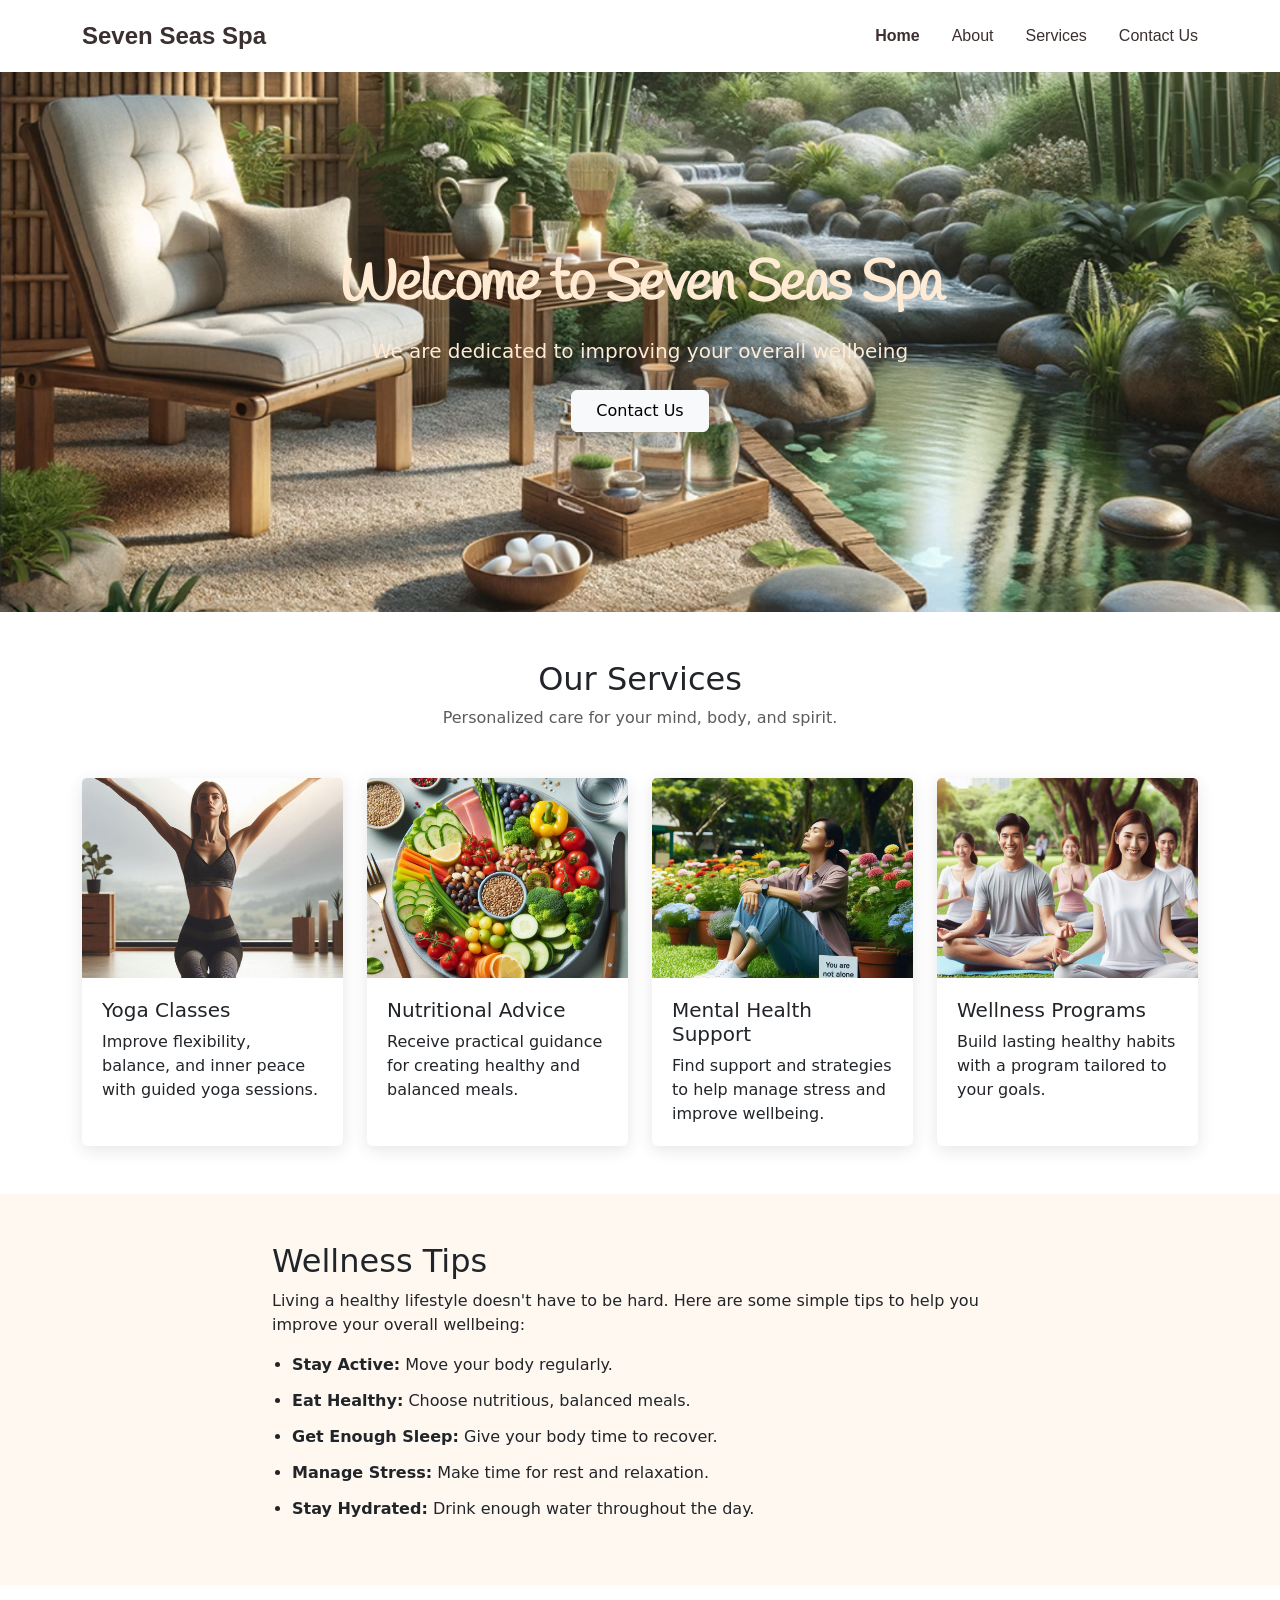
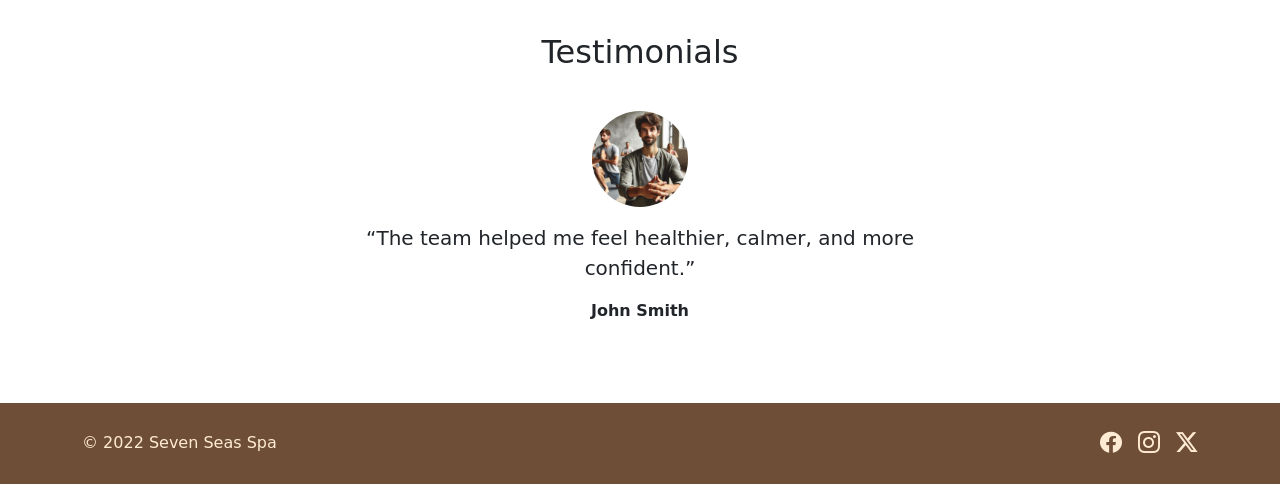
<file: index.html>
<!doctype html>
<html lang="en">
  <head>
    <meta charset="UTF-8">
    <meta name="viewport" content="width=device-width, initial-scale=1.0" />
    <link
      href="https://cdn.jsdelivr.net/npm/bootstrap@5.3.9/dist/css/bootstrap.min.css"
      rel="stylesheet"
      integrity="sha384-yEPZ7jP9S0QKiUQ0m3jjsO4ProIW7wvR9gXkI7JOGa2XVsw53Yke2bsdkBbjmmiX"
      crossorigin="anonymous"
    />
    <link rel="stylesheet" href="assets/css/styles.css" />
    <link rel="preconnect" href="https://fonts.googleapis.com" />
    <link rel="preconnect" href="https://fonts.gstatic.com" crossorigin />
    <link
      href="https://fonts.googleapis.com/css2?family=Handlee&display=swap"
      rel="stylesheet"
    />
    <link
      rel="stylesheet"
      href="https://cdn.jsdelivr.net/npm/bootstrap-icons@1.11.3/font/bootstrap-icons.min.css"
    />
    <title>Seven Seas Spa</title>
  </head>
  <body>
    <nav class="navbar navbar-expand-lg bg-body-tertiary">
      <div class="container">
        <a class="navbar-brand" href="index.html">Seven Seas Spa</a>

        <button
          class="navbar-toggler"
          type="button"
          data-bs-toggle="collapse"
          data-bs-target="#mainNavbar"
          aria-controls="mainNavbar"
          aria-expanded="false"
          aria-label="Toggle navigation"
        >
          <span class="navbar-toggler-icon"></span>
        </button>

        <div class="collapse navbar-collapse" id="mainNavbar">
          <ul class="navbar-nav ms-lg-auto">
            <li class="nav-item">
              <a class="nav-link" href="index.html">Home</a>
            </li>
            <li class="nav-item">
              <a class="nav-link" href="about.html">About</a>
            </li>
            <li class="nav-item">
              <a class="nav-link" href="services.html">Services</a>
            </li>
            <li class="nav-item">
              <a class="nav-link" href="contact.html">Contact Us</a>
            </li>
          </ul>
        </div>
      </div>
    </nav>

    <main>
      <section class="hero-section">
        <div class="container">
          <div class="row min-vh-50 align-items-center justify-content-center text-center">
            <div class="col-12 px-0">
              <h1 class="hero-title text-nowrap fw-bold mb-3">
                Welcome to Seven Seas Spa
              </h1>

              <p class="lead mb-4">
                We are dedicated to improving your overall wellbeing
              </p>

              <a href="contact.html" class="btn btn-light px-4 py-2">
                Contact Us
              </a>
            </div>
          </div>
        </div>
      </section>

      <!-- Our Services -->
      <section id="services" class="services-section py-5">
        <div class="container">
          <div class="text-center mb-5">
            <h2>Our Services</h2>
            <p class="text-muted">
              Personalized care for your mind, body, and spirit.
            </p>
          </div>

          <div class="row g-4">
            <div class="col-12 col-sm-6 col-lg-3">
              <article class="card service-card h-100">
                <img
                  src="assets/images/yoga.png"
                  class="card-img-top"
                  alt="Yoga class"
                />
                <div class="card-body">
                  <h3 class="h5">Yoga Classes</h3>
                  <p class="card-text">
                    Improve flexibility, balance, and inner peace with guided yoga
                    sessions.
                  </p>
                </div>
              </article>
            </div>

            <div class="col-12 col-sm-6 col-lg-3">
              <article class="card service-card h-100">
                <img
                  src="assets/images/nutrition.png"
                  class="card-img-top"
                  alt="Healthy nutrition advice"
                />
                <div class="card-body">
                  <h3 class="h5">Nutritional Advice</h3>
                  <p class="card-text">
                    Receive practical guidance for creating healthy and balanced
                    meals.
                  </p>
                </div>
              </article>
            </div>

            <div class="col-12 col-sm-6 col-lg-3">
              <article class="card service-card h-100">
                <img
                  src="assets/images/mental_health.png"
                  class="card-img-top"
                  alt="Mental health support"
                />
                <div class="card-body">
                  <h3 class="h5">Mental Health Support</h3>
                  <p class="card-text">
                    Find support and strategies to help manage stress and improve
                    wellbeing.
                  </p>
                </div>
              </article>
            </div>

            <div class="col-12 col-sm-6 col-lg-3">
              <article class="card service-card h-100">
                <img
                  src="assets/images/wellness.png"
                  class="card-img-top"
                  alt="Wellness program"
                />
                <div class="card-body">
                  <h3 class="h5">Wellness Programs</h3>
                  <p class="card-text">
                    Build lasting healthy habits with a program tailored to your
                    goals.
                  </p>
                </div>
              </article>
            </div>
          </div>
        </div>
      </section>

      <!-- Wellness Tips -->
      <section class="wellness-tips-section py-5">
        <div class="container">
          <div class="row justify-content-center">
            <div class="col-12 col-lg-8">
              <h2>Wellness Tips</h2>
              <p>
                Living a healthy lifestyle doesn't have to be hard. Here are some
                simple tips to help you improve your overall wellbeing:
              </p>

              <ul class="wellness-list">
                <li><strong>Stay Active:</strong> Move your body regularly.</li>
                <li><strong>Eat Healthy:</strong> Choose nutritious, balanced
                  meals.</li>
                <li><strong>Get Enough Sleep:</strong> Give your body time to
                  recover.</li>
                <li><strong>Manage Stress:</strong> Make time for rest and
                  relaxation.</li>
                <li><strong>Stay Hydrated:</strong> Drink enough water throughout
                  the day.</li>
              </ul>
            </div>
          </div>
        </div>
      </section>

      <!-- Testimonials -->
      <section class="testimonials-section py-5">
        <div class="container">
          <h2 class="text-center mb-4">Testimonials</h2>

          <div
            id="testimonialCarousel"
            class="carousel slide"
            data-bs-ride="carousel"
          >
            <div class="carousel-inner">
              <div class="carousel-item active">
                <div class="testimonial-card text-center mx-auto">
                  <img
                    src="assets/images/john_doe.png"
                    class="testimonial-avatar"
                    alt="John Smith"
                  />
                  <blockquote class="blockquote mt-3">
                    <p>
                      “The team helped me feel healthier, calmer, and more
                      confident.”
                    </p>
                  </blockquote>
                  <p class="fw-bold mb-0">John Smith</p>
                </div>
              </div>

              <div class="carousel-item">
                <div class="testimonial-card text-center mx-auto">
                  <img
                    src="assets/images/jane_smith.png"
                    class="testimonial-avatar"
                    alt="Jane Smith"
                  />
                  <blockquote class="blockquote mt-3">
                    <p>
                      “Every visit is relaxing, welcoming, and genuinely
                      helpful.”
                    </p>
                  </blockquote>
                  <p class="fw-bold mb-0">Jane Smith</p>
                </div>
              </div>

              <div class="carousel-item">
                <div class="testimonial-card text-center mx-auto">
                  <img
                    src="assets/images/emily_johnson.png"
                    class="testimonial-avatar"
                    alt="Emily Johnson"
                  />
                  <blockquote class="blockquote mt-3">
                    <p>
                      “Seven Seas Spa has made wellness a natural part of my
                      routine.”
                    </p>
                  </blockquote>
                  <p class="fw-bold mb-0">Emily Johnson</p>
                </div>
              </div>
            </div>

            <button
              class="carousel-control-prev"
              type="button"
              data-bs-target="#testimonialCarousel"
              data-bs-slide="prev"
              aria-label="Previous testimonial"
            >
              <span class="carousel-control-prev-icon"></span>
            </button>

            <button
              class="carousel-control-next"
              type="button"
              data-bs-target="#testimonialCarousel"
              data-bs-slide="next"
              aria-label="Next testimonial"
            >
              <span class="carousel-control-next-icon"></span>
            </button>
          </div>
        </div>
      </section>
    </main>

    <!-- Footer -->
    <footer class="site-footer py-4">
      <div class="container d-flex flex-column flex-md-row align-items-center justify-content-between gap-3">
        <p class="mb-0">© 2022 Seven Seas Spa</p>

        <div class="social-links d-flex gap-3">
          <a href="#" aria-label="Facebook">
            <i class="bi bi-facebook"></i>
          </a>
          <a href="#" aria-label="Instagram">
            <i class="bi bi-instagram"></i>
          </a>
          <a href="#" aria-label="Twitter">
            <i class="bi bi-twitter-x"></i>
          </a>
        </div>
      </div>
    </footer>

    <script
      src="https://cdn.jsdelivr.net/npm/bootstrap@5.3.9/dist/js/bootstrap.bundle.min.js"
      integrity="sha384-WyOxWvTyr1QaMPfiPJSv76iReVthorl5uWlFtZPyK0IEB0hGzo9y5Bp9mYanr8Bu"
      crossorigin="anonymous"
    ></script>
  </body>
</html>
</file>
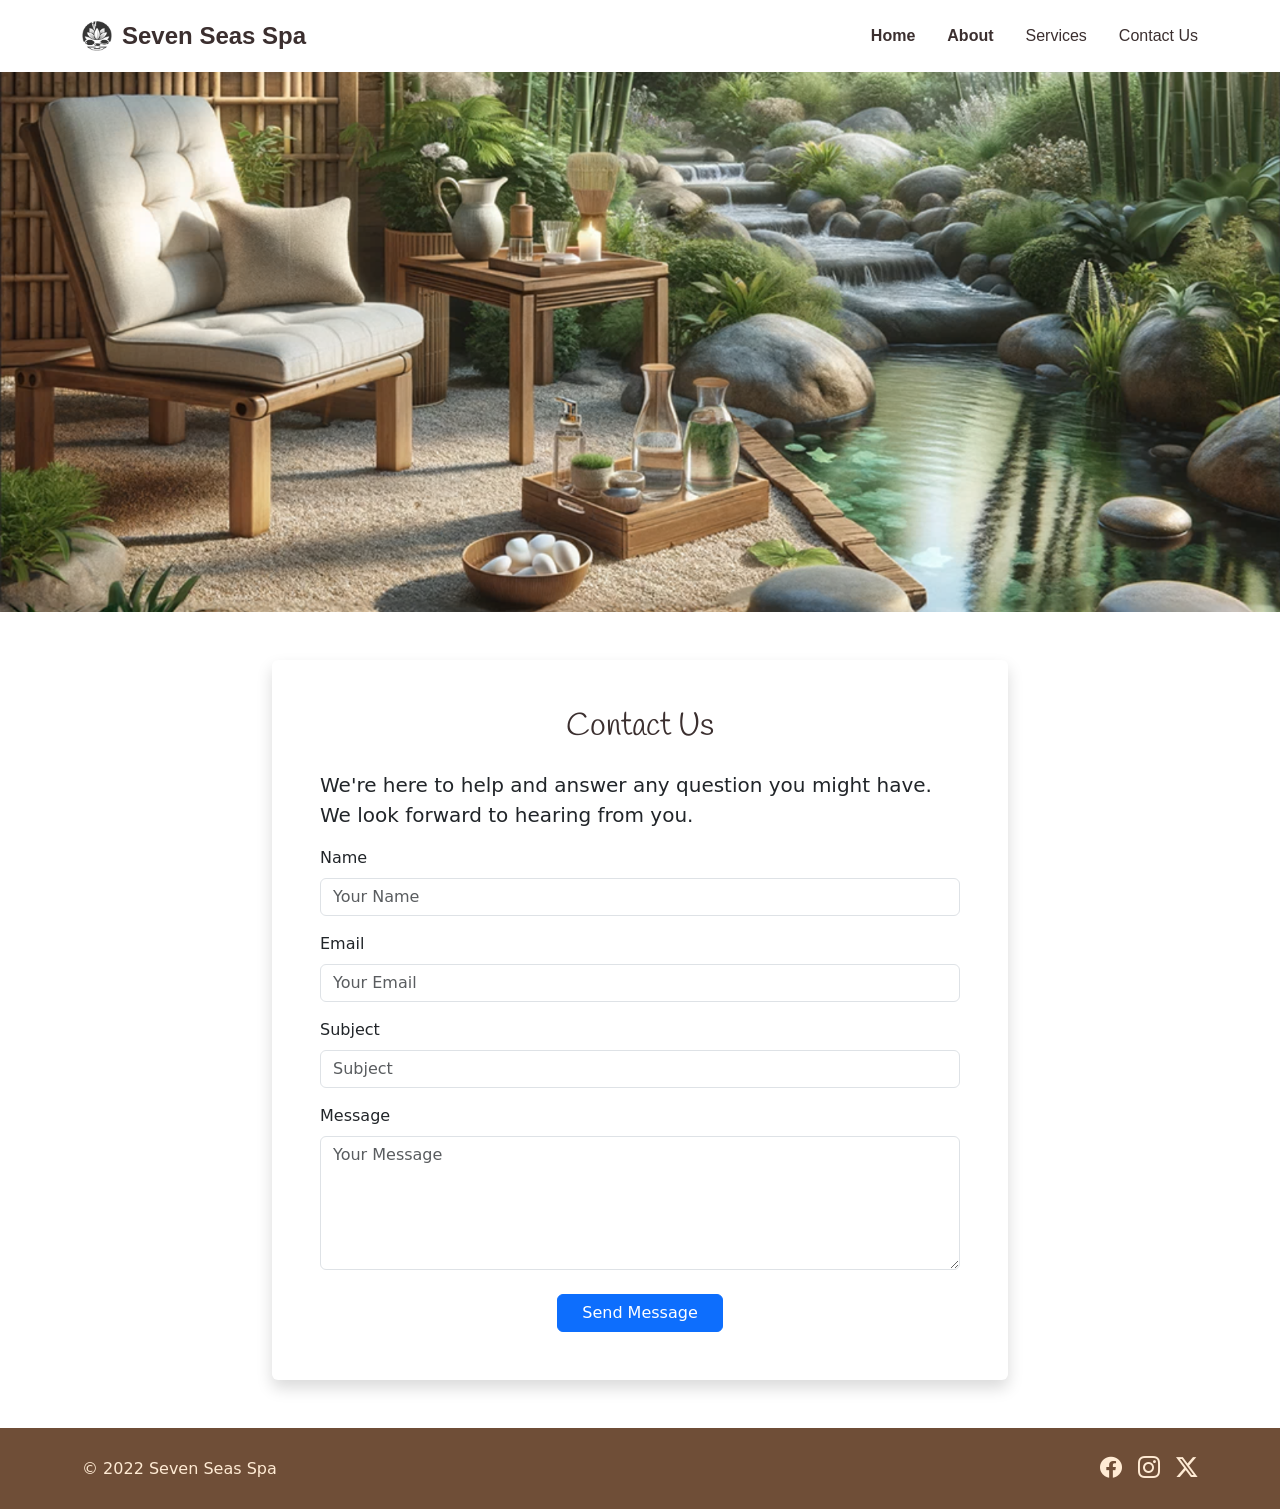
<file: contact.html>
<!doctype html>
<html lang="en">
  <head>
    <meta charset="UTF-8" />
    <meta name="viewport" content="width=device-width, initial-scale=1.0" />

    <link
      href="https://cdn.jsdelivr.net/npm/bootstrap@5.3.9/dist/css/bootstrap.min.css"
      rel="stylesheet"
      integrity="sha384-yEPZ7jP9S0QKiUQ0m3jjsO4ProIW7wvR9gXkI7JOGa2XVsw53Yke2bsdkBbjmmiX"
      crossorigin="anonymous"
    />
    <link rel="stylesheet" href="assets/css/styles.css" />

    <link rel="preconnect" href="https://fonts.googleapis.com" />
    <link rel="preconnect" href="https://fonts.gstatic.com" crossorigin />
    <link
      href="https://fonts.googleapis.com/css2?family=Handlee&display=swap"
      rel="stylesheet"
    />

    <link
      rel="stylesheet"
      href="https://cdn.jsdelivr.net/npm/bootstrap-icons@1.11.3/font/bootstrap-icons.min.css"
    />

    <title>Contact | Seven Seas Spa</title>
  </head>

  <body>
    <nav class="navbar navbar-expand-lg bg-body-tertiary">
      <div class="container">
        <a class="navbar-brand" href="index.html">
          <img
            src="assets/images/logo.png"
            alt="Seven Seas Spa logo"
            width="30"
            height="30"
          />
          <span>Seven Seas Spa</span>
        </a>

        <button
          class="navbar-toggler"
          type="button"
          data-bs-toggle="collapse"
          data-bs-target="#mainNavbar"
          aria-controls="mainNavbar"
          aria-expanded="false"
          aria-label="Toggle navigation"
        >
          <span class="navbar-toggler-icon"></span>
        </button>

        <div class="collapse navbar-collapse" id="mainNavbar">
          <ul class="navbar-nav ms-lg-auto">
            <li class="nav-item">
              <a class="nav-link" href="index.html">Home</a>
            </li>
            <li class="nav-item">
              <a
                class="nav-link active"
                href="about.html"
                aria-current="page"
              >
                About
              </a>
            </li>
            <li class="nav-item">
              <a class="nav-link" href="services.html">Services</a>
            </li>
            <li class="nav-item">
              <a class="nav-link" href="contact.html">Contact Us</a>
            </li>
          </ul>
        </div>
      </div>
    </nav>

    <main class="page-content">
      <section class="hero-section"></section>

      <section class="content-section py-5">
        <div class="container">
          <div class="row justify-content-center">
            <div class="col-12 col-md-10 col-lg-8">
              <div class="card border-0 shadow p-4 p-md-5">
                <h2 class="card-title text-center mb-4 contact-title">Contact Us</h2>

                <p class="lead">
                  We're here to help and answer any question you might have. We look forward
                  to hearing from you.
                </p>

                <form action="thankyou.html" method="post">
                  <div class="mb-3">
                    <label for="name" class="form-label">Name</label>
                    <input
                      type="text"
                      class="form-control"
                      id="name"
                      name="name"
                      autocomplete="name"
                      placeholder="Your Name"
                      required
                    />
                  </div>

                  <div class="mb-3">
                    <label for="email" class="form-label">Email</label>
                    <input
                      type="email"
                      class="form-control"
                      id="email"
                      name="email"
                      autocomplete="email"
                      placeholder="Your Email"
                      required
                    />
                  </div>

                  <div class="mb-3">
                    <label for="subject" class="form-label">Subject</label>
                    <input
                      type="text"
                      class="form-control"
                      id="subject"
                      name="subject"
                      placeholder="Subject"
                      required
                    />
                  </div>

                  <div class="mb-4">
                    <label for="message" class="form-label">Message</label>
                    <textarea
                      class="form-control"
                      id="message"
                      name="message"
                      rows="5"
                      placeholder="Your Message"
                      required
                    ></textarea>
                  </div>

                  <div class="text-center">
                    <button type="submit" class="btn btn-primary px-4">
                      Send Message
                    </button>
                  </div>
                </form>
              </div>
            </div>
          </div>
        </div>
      </section>
    </main>

    <footer class="site-footer py-4">
      <div
        class="container d-flex flex-column flex-md-row align-items-center justify-content-between gap-3"
      >
        <p class="mb-0">© 2022 Seven Seas Spa</p>

        <div class="social-links d-flex gap-3">
          <a href="#" aria-label="Facebook">
            <i class="bi bi-facebook"></i>
          </a>
          <a href="#" aria-label="Instagram">
            <i class="bi bi-instagram"></i>
          </a>
          <a href="#" aria-label="Twitter">
            <i class="bi bi-twitter-x"></i>
          </a>
        </div>
      </div>
    </footer>

    <script
      src="https://cdn.jsdelivr.net/npm/bootstrap@5.3.9/dist/js/bootstrap.bundle.min.js"
      integrity="sha384-WyOxWvTyr1QaMPfiPJSv76iReVthorl5uWlFtZPyK0IEB0hGzo9y5Bp9mYanr8Bu"
      crossorigin="anonymous"
    ></script>
    <script>
  document.querySelector('form').addEventListener('submit', function(e) {
    e.preventDefault(); // Prevents the default server postback
    window.location.href = 'thankyou.html'; // Redirects to your thank you page
  });
</script>
  </body>
</html>
</file>
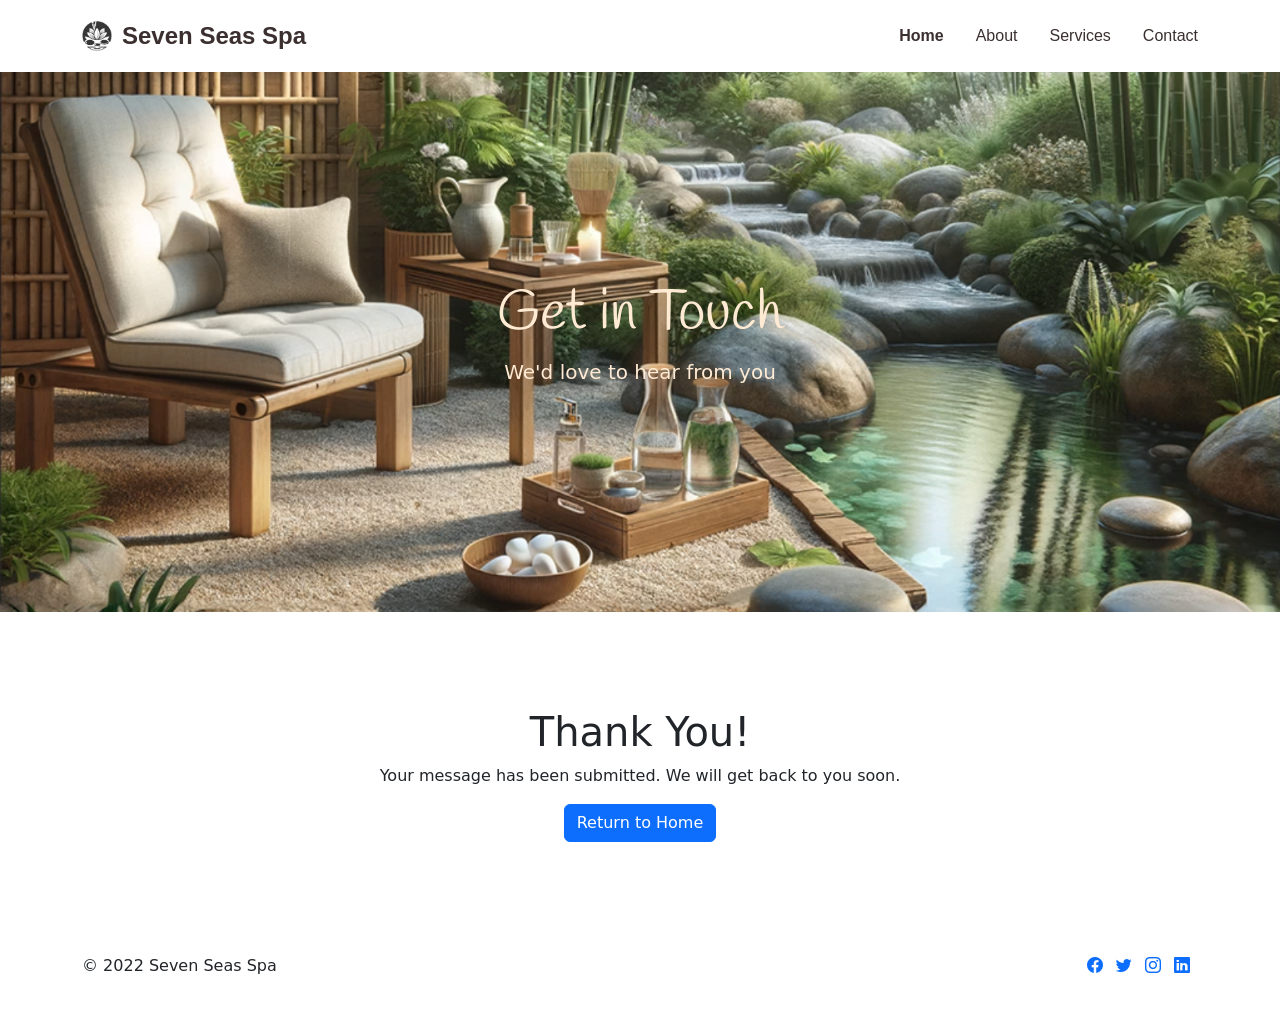
<file: thankyou.html>
<!DOCTYPE html>
<html lang="en">

<head>
    <meta charset="UTF-8">
    <meta name="viewport" content="width=device-width, initial-scale=1.0">
    <link href="https://cdn.jsdelivr.net/npm/bootstrap@5.3.3/dist/css/bootstrap.min.css" rel="stylesheet"
        integrity="sha384-QWTKZyjpPEjISv5WaRU9OFeRpok6YctnYmDr5pNlyT2bRjXh0JMhjY6hW+ALEwIH" crossorigin="anonymous">
    <link rel="stylesheet" href="https://cdn.jsdelivr.net/npm/bootstrap-icons@1.11.3/font/bootstrap-icons.min.css">
    <link href="https://fonts.googleapis.com/css2?family=Handlee&display=swap" rel="stylesheet">
    <link href="assets/css/styles.css" rel="stylesheet">
    <title>Seven Seas Spa</title>
</head>

<body>
    <!-- Navigation Bar -->
    <nav class="navbar navbar-expand-lg navbar-light bg-white">
        <div class="container">
            <a class="navbar-brand" href="index.html">
                <img src="assets/images/logo.png" alt="Seven Seas Spa logo" width="30" height="30" />
                <span>Seven Seas Spa</span>
            </a>
            <button class="navbar-toggler" type="button" data-bs-toggle="collapse" data-bs-target="#navbarNav"
                aria-controls="navbarNav" aria-expanded="false" aria-label="Toggle navigation">
                <span class="navbar-toggler-icon"></span>
            </button>
            <div class="collapse navbar-collapse justify-content-end" id="navbarNav">
                <ul class="navbar-nav">
                    <li class="nav-item active">
                        <a class="nav-link" href="index.html">Home</a>
                    </li>
                    <li class="nav-item">
                        <a class="nav-link" href="about.html">About</a>
                    </li>
                    <li class="nav-item">
                        <a class="nav-link" href="#">Services</a>
                    </li>
                    <li class="nav-item">
                        <a class="nav-link" href="contact.html">Contact</a>
                    </li>
                </ul>
            </div>
        </div>
    </nav>

    <!-- Hero Section -->
    <header class="hero-section text-center" id="mainContent">
        <div class="container">
            <h1 class="contact-title">Get in Touch</h1>
            <p class="lead">We'd love to hear from you</p>
        </div>
    </header>

    <!-- Main Section -->
    <main class="container my-5">
        <div class="container">
            <!-- Thank You Message -->
            <section class="my-5 text-center contact-section">
                <h1>Thank You!</h1>
                <p>Your message has been submitted. We will get back to you soon.</p>
                <a href="index.html" class="btn btn-primary">Return to Home</a>
            </section>
        </div>
    </main>

    <!-- Footer -->
    <footer class="footer text-center text-lg-start py-3 mt-auto">
        <div class="container">
            <div class="row">
                <div class="col-md-6 text-md-start mb-3 mb-md-0">
                    <p>© 2022 Seven Seas Spa</p>
                </div>
                <div class="col-md-6 text-md-end">
                    <a href="https://www.facebook.com/Code.InstituteIRL/" target="_blank" rel="noopener noreferrer"
                        aria-label="Visit our Facebook page" class="me-2"><i class="bi bi-facebook"></i></a>
                    <a href="https://x.com/codeinstitute" target="_blank" rel="noopener noreferrer"
                        aria-label="Follow us on Twitter" class="me-2"><i class="bi bi-twitter"></i></a>
                    <a href="https://www.instagram.com/codeinstitute/" target="_blank" rel="noopener noreferrer"
                        aria-label="Follow us on Instagram" class="me-2"><i class="bi bi-instagram"></i></a>
                    <a href="https://www.linkedin.com/school/code-institute/" target="_blank" rel="noopener noreferrer"
                        aria-label="Connect with us on LinkedIn" class="me-2"><i class="bi bi-linkedin"></i></a>
                </div>
            </div>
        </div>
    </footer>

    <script src="https://cdn.jsdelivr.net/npm/bootstrap@5.3.3/dist/js/bootstrap.bundle.min.js"
        integrity="sha384-YvpcrYf0tY3lHB60NNkmXc5s9fDVZLESaAA55NDzOxhy9GkcIdslK1eN7N6jIeHz"
        crossorigin="anonymous"></script>

</body>

</html>
</file>
<file: assets/css/styles.css>
/* Navbar container */
.navbar {
  min-height: 72px;
  background-color: #ffffff !important;
  padding: 12px 0;
}

.navbar > .container {
  display: flex;
  align-items: center;
  justify-content: space-between;
  max-width: 1140px;
}

/* Brand/logo section */
.navbar-brand {
  display: inline-flex;
  align-items: center;
  gap: 10px;
  color: #3b2f2f;
  font-family: Arial, Helvetica, sans-serif;
  font-size: 24px;
  font-weight: 700;
  line-height: 1;
  text-decoration: none;
}

/* Navigation layout */
.navbar-collapse {
  display: flex;
  align-items: center;
  justify-content: flex-end;
  flex-grow: 1;
}

.navbar-nav {
  display: flex;
  align-items: center;
  gap: 32px;
  margin-left: auto;
}

.nav-link {
  padding: 8px 0 !important;
  color: #3b2f2f !important;
  font-family: Arial, Helvetica, sans-serif;
  font-size: 16px;
  font-weight: 400;
  line-height: 1.5;
  text-decoration: none;
}

.nav-link:hover,
.nav-link:focus {
  color: #3b2f2f !important;
}

.nav-link.active,
.nav-item:first-child .nav-link {
  font-weight: 700;
}

@media (max-width: 991.98px) {
  .navbar-collapse {
    width: 100%;
    padding-top: 12px;
  }

  .navbar-nav {
    width: 100%;
    margin-left: 0 !important;
    align-items: flex-start;
    gap: 0;
  }

  .nav-item,
  .nav-link {
    width: 100%;
  }

  .nav-link {
    padding: 10px 0 !important;
  }
}

.hero-section {
  min-height: 60vh;
  display: flex;
  align-items: center;
  background-image: url("../images/hero.png");
  background-position: center;
  background-repeat: no-repeat;
  background-size: cover;
}

.hero-section .contact-title {
  color: #ffebd4;
  font-family: "Handlee", cursive;
  font-size: clamp(2rem, 6vw, 3.5rem);
  font-weight: 400;
}

.hero-title {
  color: #ffebd4;
  font-family: "Handlee", cursive;
  font-size: clamp(1.35rem, 7vw, 3.5rem);
  font-weight: 400;
  letter-spacing: -0.03em;
  white-space: nowrap;
}

.hero-title,
.hero-section .lead {
  color: #ffebd4;
}

.hero-section .lead {
  color: #ffebd4;
}

.services-section,
.testimonials-section {
  background-color: #ffffff;
}

.service-card {
  border: 0;
  box-shadow: 0 0.25rem 1rem rgba(59, 47, 47, 0.12);
}

.service-card .card-img-top {
  width: 100%;
  height: 200px;
  object-fit: cover;
}

.service-card .card-body {
  padding: 1.25rem;
}

.wellness-tips-section {
  background-color: #fff8f1;
}

.wellness-list {
  padding-left: 1.25rem;
}

.wellness-list li {
  margin-bottom: 0.75rem;
}

.testimonial-card {
  max-width: 650px;
  min-height: 260px;
  padding: 1rem 3rem;
}

.testimonial-avatar {
  width: 96px;
  height: 96px;
  object-fit: cover;
  border-radius: 50%;
}

.site-footer {
  color: #ffebd4;
  background-color: #6f4e37;
  flex-shrink: 0;
  margin-top: auto;
}

.social-links a {
  color: #ffebd4;
  font-size: 1.35rem;
  text-decoration: none;
}

.social-links a:hover,
.social-links a:focus {
  color: #ffffff;
}

.min-vh-50 {
  min-height: 50vh;
}

html,
body {
  min-height: 100%;
}

body {
  min-height: 100vh;
  display: flex;
  flex-direction: column;
}

.page-content {
  flex: 1 0 auto;
}

.content-section {
  min-height: 20vh;
}

.contact-title {
  color: #3b2f2f;
  font-family: "Handlee", cursive;
  font-weight: 400;
}
</file>
